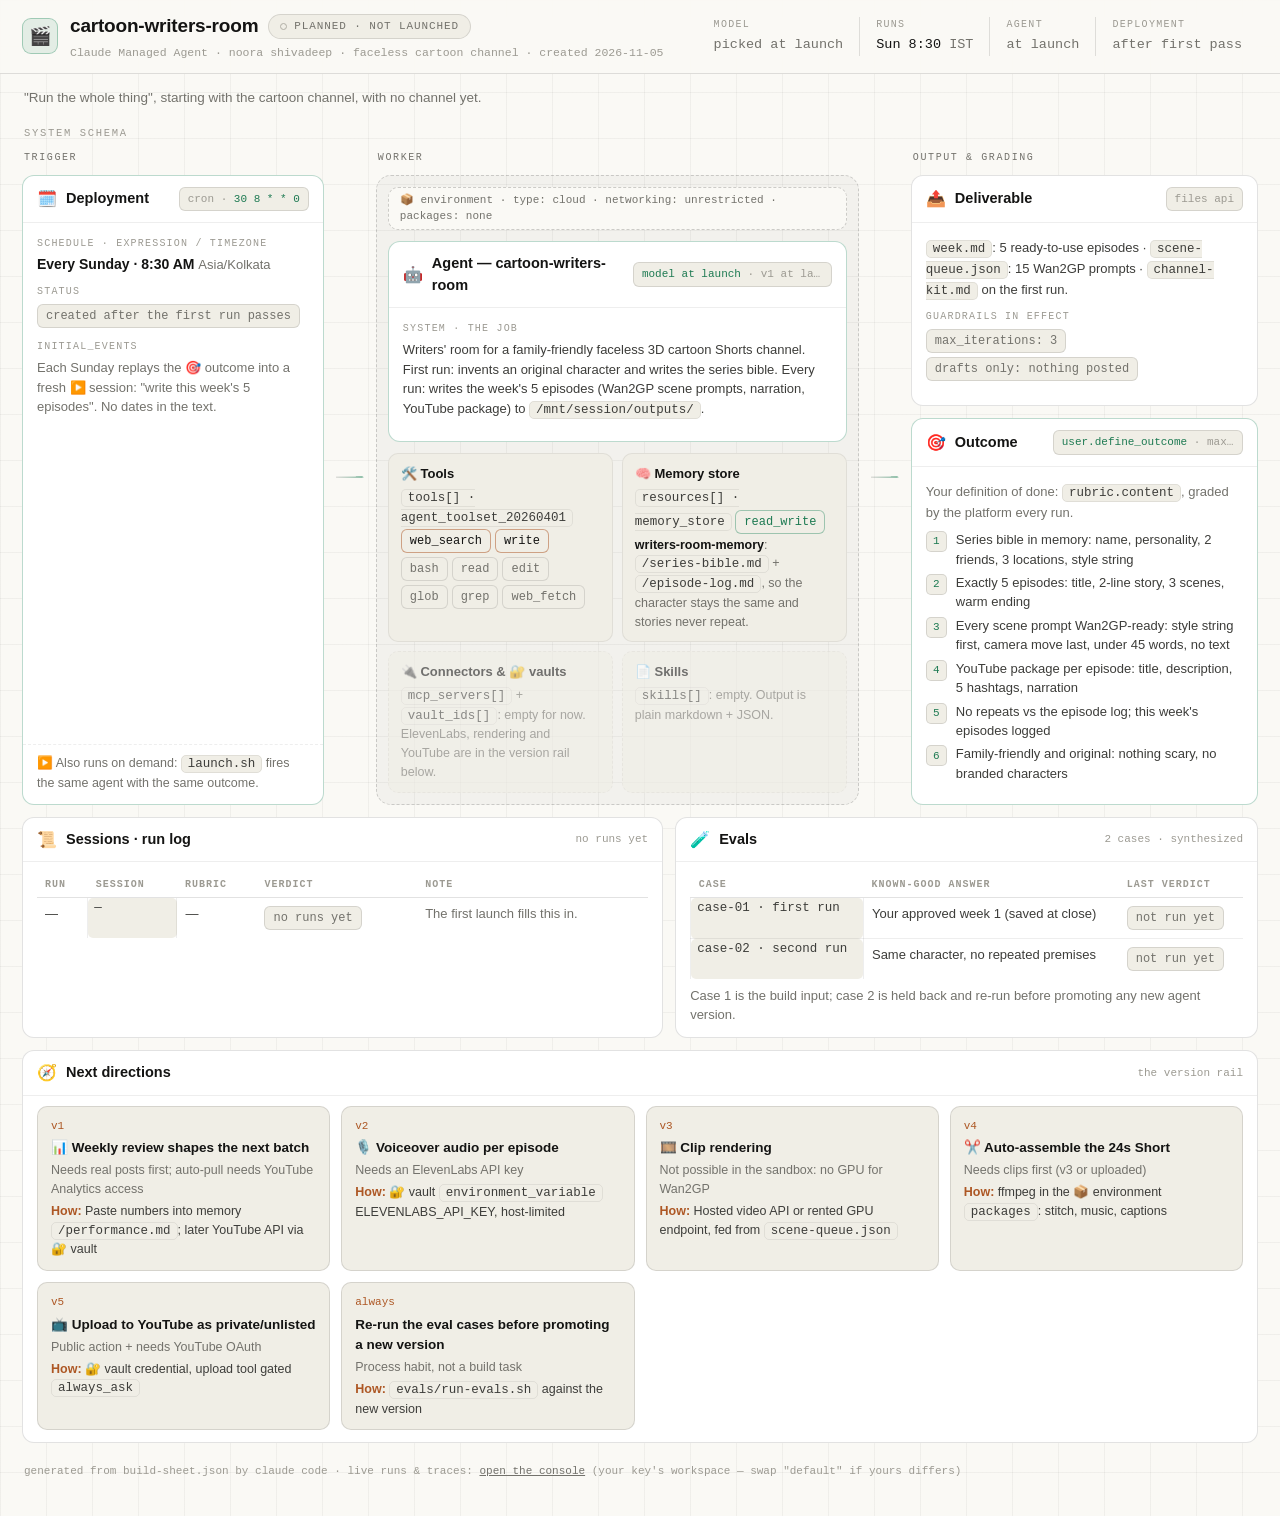
<file: cartoon-agent/agent-overview.html>
<!doctype html>
<html lang="en">
<head>
<meta charset="utf-8">
<meta name="viewport" content="width=device-width, initial-scale=1">
<title>cartoon-writers-room — agent schema</title>
<link rel="stylesheet" href="overview.css">
</head>
<body>
<div class="wrap">

  <div class="topbar">
    <div class="ident">
      <div class="sigil">🎬</div>
      <div>
        <div style="display:flex; align-items:center; gap:10px; flex-wrap:wrap;">
          <h1>cartoon-writers-room</h1>
          <span class="statepill planned"><span class="led planned"></span>PLANNED · NOT LAUNCHED</span>
        </div>
        <div class="byline">Claude Managed Agent · noora shivadeep · faceless cartoon channel · created 2026-11-05</div>
      </div>
    </div>
    <div class="stats">
      <div class="stat"><div class="stat-k">Model</div><div class="stat-v"><span class="dim">picked at launch</span></div></div>
      <div class="stat"><div class="stat-k">Runs</div><div class="stat-v">Sun 8:30 <span class="dim">IST</span></div></div>
      <div class="stat"><div class="stat-k">Agent</div><div class="stat-v"><span class="dim">at launch</span></div></div>
      <div class="stat"><div class="stat-k">Deployment</div><div class="stat-v"><span class="dim">after first pass</span></div></div>
    </div>
  </div>

  <p class="problem">"Run the whole thing", starting with the cartoon channel, with no channel yet.</p>

  <p class="lane-label">System schema</p>
  <div class="pipeline">

    <div class="col">
      <p class="col-title">Trigger</p>
      <div class="node key grow">
        <div class="node-head"><span class="node-icon">🗓️</span><h2>Deployment</h2><span class="node-meta">cron · <b>30 8 * * 0</b></span></div>
        <div class="node-body">
          <div class="field"><div class="field-k">schedule · expression / timezone</div><strong>Every Sunday · 8:30 AM</strong> <span class="sub small">Asia/Kolkata</span></div>
          <div class="field"><div class="field-k">Status</div><span class="tag">created after the first run passes</span></div>
          <div class="field"><div class="field-k">initial_events</div><p class="small sub">Each Sunday replays the 🎯 outcome into a fresh ▶️ session: "write this week's 5 episodes". No dates in the text.</p></div>
        </div>
        <div class="node-foot">▶️ Also runs on demand: <code>launch.sh</code> fires the same agent with the same outcome.</div>
      </div>
    </div>

    <div class="joint" aria-hidden="true"></div>

    <div class="col">
      <p class="col-title">Worker</p>
      <div class="env-frame">
        <span class="env-tab">📦 environment · type: cloud · networking: unrestricted · packages: none</span>

        <div class="node key">
          <div class="node-head"><span class="node-icon">🤖</span><h2>Agent — cartoon-writers-room</h2><span class="node-meta"><b>model at launch</b> · v1 at launch</span></div>
          <div class="node-body">
            <div class="field"><div class="field-k">system · the job</div>
              <p class="small">Writers' room for a family-friendly faceless 3D cartoon Shorts channel. First run: invents an original character and writes the series bible. Every run: writes the week's 5 episodes (Wan2GP scene prompts, narration, YouTube package) to <code>/mnt/session/outputs/</code>.</p></div>
          </div>
        </div>

        <div class="attach-grid">
          <div class="attach">
            <h3>🛠️ Tools</h3>
            <p><code>tools[] · agent_toolset_20260401</code><br><span class="tag on">web_search</span><span class="tag on">write</span><span class="tag">bash</span><span class="tag">read</span><span class="tag">edit</span><span class="tag">glob</span><span class="tag">grep</span><span class="tag">web_fetch</span></p>
          </div>
          <div class="attach">
            <h3>🧠 Memory store</h3>
            <p><code>resources[] · memory_store</code> <span class="tag good">read_write</span> <strong>writers-room-memory</strong>: <code>/series-bible.md</code> + <code>/episode-log.md</code>, so the character stays the same and stories never repeat.</p>
          </div>
          <div class="attach ghost">
            <h3>🔌 Connectors &amp; 🔐 vaults</h3>
            <p><code>mcp_servers[]</code> + <code>vault_ids[]</code>: empty for now. ElevenLabs, rendering and YouTube are in the version rail below.</p>
          </div>
          <div class="attach ghost">
            <h3>📄 Skills</h3>
            <p><code>skills[]</code>: empty. Output is plain markdown + JSON.</p>
          </div>
        </div>
      </div>
    </div>

    <div class="joint" aria-hidden="true"></div>

    <div class="col">
      <p class="col-title">Output &amp; grading</p>

      <div class="node">
        <div class="node-head"><span class="node-icon">📤</span><h2>Deliverable</h2><span class="node-meta">files api</span></div>
        <div class="node-body">
          <p class="small"><code>week.md</code>: 5 ready-to-use episodes · <code>scene-queue.json</code>: 15 Wan2GP prompts · <code>channel-kit.md</code> on the first run.</p>
          <div class="field"><div class="field-k">Guardrails in effect</div>
            <span class="tag">max_iterations: 3</span><span class="tag">drafts only: nothing posted</span></div>
        </div>
      </div>

      <div class="node key grow">
        <div class="node-head"><span class="node-icon">🎯</span><h2>Outcome</h2><span class="node-meta"><b>user.define_outcome</b> · max_iterations 3</span></div>
        <div class="node-body">
          <p class="small sub" style="margin-bottom:8px;">Your definition of done: <code>rubric.content</code>, graded by the platform every run.</p>
          <ol class="rubric small">
            <li>Series bible in memory: name, personality, 2 friends, 3 locations, style string</li>
            <li>Exactly 5 episodes: title, 2-line story, 3 scenes, warm ending</li>
            <li>Every scene prompt Wan2GP-ready: style string first, camera move last, under 45 words, no text</li>
            <li>YouTube package per episode: title, description, 5 hashtags, narration</li>
            <li>No repeats vs the episode log; this week's episodes logged</li>
            <li>Family-friendly and original: nothing scary, no branded characters</li>
          </ol>
        </div>
      </div>
    </div>
  </div>

  <div class="lane-grid">
    <div class="lane">
      <div class="lane-head"><span class="node-icon">📜</span><h2>Sessions · run log</h2><span class="lane-meta">no runs yet</span></div>
      <div class="lane-body">
        <div class="overflow">
        <table>
          <thead><tr><th>Run</th><th>Session</th><th>Rubric</th><th>Verdict</th><th>Note</th></tr></thead>
          <tbody>
            <tr><td>—</td><td class="mono">—</td><td>—</td><td><span class="tag">no runs yet</span></td><td class="sub">The first launch fills this in.</td></tr>
          </tbody>
        </table>
        </div>
      </div>
    </div>
    <div class="lane">
      <div class="lane-head"><span class="node-icon">🧪</span><h2>Evals</h2><span class="lane-meta">2 cases · synthesized</span></div>
      <div class="lane-body">
        <div class="overflow">
        <table>
          <thead><tr><th>Case</th><th>Known-good answer</th><th>Last verdict</th></tr></thead>
          <tbody>
            <tr><td class="mono">case-01 · first run</td><td>Your approved week 1 (saved at close)</td><td><span class="tag">not run yet</span></td></tr>
            <tr><td class="mono">case-02 · second run</td><td>Same character, no repeated premises</td><td><span class="tag">not run yet</span></td></tr>
          </tbody>
        </table>
        </div>
        <p class="small sub" style="margin:.5em 0 0;">Case 1 is the build input; case 2 is held back and re-run before promoting any new agent version.</p>
      </div>
    </div>
  </div>

  <div class="lane full">
    <div class="lane-head"><span class="node-icon">🧭</span><h2>Next directions</h2><span class="lane-meta">the version rail</span></div>
    <div class="lane-body">
      <div class="rail">
        <div class="ver">
          <div class="ver-tag">v1</div>
          <div class="ver-what">📊 Weekly review shapes the next batch</div>
          <div class="ver-why">Needs real posts first; auto-pull needs YouTube Analytics access</div>
          <div class="ver-how">Paste numbers into memory <span class="mono">/performance.md</span>; later YouTube API via 🔐 vault</div>
        </div>
        <div class="ver">
          <div class="ver-tag">v2</div>
          <div class="ver-what">🎙️ Voiceover audio per episode</div>
          <div class="ver-why">Needs an ElevenLabs API key</div>
          <div class="ver-how">🔐 vault <span class="mono">environment_variable</span> ELEVENLABS_API_KEY, host-limited</div>
        </div>
        <div class="ver">
          <div class="ver-tag">v3</div>
          <div class="ver-what">🎞️ Clip rendering</div>
          <div class="ver-why">Not possible in the sandbox: no GPU for Wan2GP</div>
          <div class="ver-how">Hosted video API or rented GPU endpoint, fed from <span class="mono">scene-queue.json</span></div>
        </div>
        <div class="ver">
          <div class="ver-tag">v4</div>
          <div class="ver-what">✂️ Auto-assemble the 24s Short</div>
          <div class="ver-why">Needs clips first (v3 or uploaded)</div>
          <div class="ver-how">ffmpeg in the 📦 environment <span class="mono">packages</span>: stitch, music, captions</div>
        </div>
        <div class="ver">
          <div class="ver-tag">v5</div>
          <div class="ver-what">📺 Upload to YouTube as private/unlisted</div>
          <div class="ver-why">Public action + needs YouTube OAuth</div>
          <div class="ver-how">🔐 vault credential, upload tool gated <span class="mono">always_ask</span></div>
        </div>
        <div class="ver">
          <div class="ver-tag">always</div>
          <div class="ver-what">Re-run the eval cases before promoting a new version</div>
          <div class="ver-why">Process habit, not a build task</div>
          <div class="ver-how"><span class="mono">evals/run-evals.sh</span> against the new version</div>
        </div>
      </div>
    </div>
  </div>

  <footer>generated from build-sheet.json by claude code · live runs &amp; traces: <a href="https://platform.claude.com/workspaces/default/agents">open the console</a> (your key's workspace — swap "default" if yours differs)</footer>
</div>
</body>
</html>
</file>
<file: cartoon-agent/overview.css>
/* Copyright 2026 Anthropic PBC */
/* SPDX-License-Identifier: Apache-2.0 */

/* Stylesheet for agent-overview.html. Copied once into my-agent/ alongside the
   generated page; the HTML links it relatively (<link href="overview.css">).
   Edit the HTML's content slots between regenerations — this file stays put. */

:root {
  /* warm paper palette (light) */
  --bg:#faf9f5; --panel:#ffffff; --inset:#f0eee6; --ink:#141413; --body:#3d3d3a; --sub:#73726c; --mut:#9c9a92;
  --hairline:rgba(20,20,19,.12); --hairline-soft:rgba(20,20,19,.07);
  --live:#22865c; --live-bright:#1d7a52; --clay:#ad5724; --amber:#9a7d24; --ghost:#b0aea5;
  --mono:ui-monospace,SFMono-Regular,Menlo,Consolas,monospace;
}
* { box-sizing:border-box; }
body { margin:0; font-family:-apple-system,BlinkMacSystemFont,"Segoe UI",Roboto,Helvetica,Arial,sans-serif;
       background:var(--bg); color:var(--body); font-size:14px; line-height:1.5;
       background-image:linear-gradient(rgba(20,20,19,.045) 1px,transparent 1px),
                        linear-gradient(90deg,rgba(20,20,19,.045) 1px,transparent 1px);
       background-size:46px 46px; }
.wrap { max-width:1320px; margin:0 auto; padding:0 22px 44px; }
@keyframes ledPulse { 0%,100%{opacity:1; box-shadow:0 0 0 0 rgba(34,134,92,.45);} 50%{opacity:.55; box-shadow:0 0 0 5px rgba(34,134,92,0);} }

/* ── top bar ─────────────────────────────────────────── */
.topbar { position:sticky; top:0; z-index:30; display:flex; align-items:center; justify-content:space-between; gap:18px;
          background:rgba(250,249,245,.92); backdrop-filter:blur(16px); border-bottom:1px solid var(--hairline);
          padding:12px 22px; margin:0 -22px; }
.ident { display:flex; align-items:center; gap:12px; min-width:0; }
.sigil { width:36px; height:36px; flex:none; display:flex; align-items:center; justify-content:center; border-radius:9px;
         background:rgba(34,134,92,.10); border:1px solid rgba(34,134,92,.35); font-size:18px; }
h1 { margin:0; font-size:19px; font-weight:600; color:var(--ink); letter-spacing:-.01em; }
.statepill { display:inline-flex; align-items:center; gap:7px; padding:3px 11px; border-radius:999px; font-family:var(--mono);
             font-size:11px; letter-spacing:.08em; }
.statepill.live { background:rgba(34,134,92,.10); border:1px solid rgba(34,134,92,.35); color:var(--live-bright); }
.statepill.planned { background:var(--inset); border:1px solid var(--hairline); color:var(--sub); }
.led { width:7px; height:7px; border-radius:50%; }
.led.live { background:var(--live); animation:ledPulse 2s ease-in-out infinite; }
.led.planned { background:transparent; border:1.5px solid var(--ghost); }
.byline { font-family:var(--mono); font-size:11.5px; color:var(--mut); margin-top:3px; }
.stats { display:flex; align-items:stretch; flex:none; }
.stat { padding:0 16px; border-left:1px solid var(--hairline); }
.stat:first-child { border-left:none; }
.stat-k { font-family:var(--mono); font-size:10px; letter-spacing:.13em; text-transform:uppercase; color:var(--mut); }
.stat-v { font-family:var(--mono); font-size:13.5px; color:var(--ink); margin-top:3px; white-space:nowrap; }
.stat-v .dim { color:var(--sub); }

.problem { margin:14px 2px 0; color:var(--sub); font-size:13.5px; max-width:95ch; }

/* ── schema pipeline ─────────────────────────────────── */
.lane-label { margin:18px 2px 8px; font-family:var(--mono); font-size:10.5px; letter-spacing:.16em; text-transform:uppercase; color:var(--mut); }
.pipeline { display:grid; grid-template-columns:minmax(240px,1fr) 28px minmax(360px,1.6fr) 28px minmax(280px,1.15fr); gap:12px; align-items:stretch; }
.col { display:flex; flex-direction:column; gap:12px; min-width:0; }
.col > .grow { flex:1; display:flex; flex-direction:column; }
.col > .grow .node-body { flex:1; }
.col-title { font-family:var(--mono); font-size:10px; letter-spacing:.16em; text-transform:uppercase; color:var(--sub); margin:0 0 -2px 2px; }
.joint { display:flex; align-items:center; justify-content:center; }
.joint::before { content:""; width:100%; height:1.5px; background:linear-gradient(90deg,var(--hairline),rgba(34,134,92,.5));
                 clip-path:polygon(0 0,calc(100% - 8px) 0,calc(100% - 8px) -5px,100% 50%,calc(100% - 8px) 250%,calc(100% - 8px) 100%,0 100%); }

.node { background:var(--panel); border:1px solid var(--hairline); border-radius:12px; overflow:hidden; display:flex; flex-direction:column; }
.node.key { border-color:rgba(34,134,92,.30); }
.node.ghost { border-style:dashed; background:transparent; opacity:.62; }
.node-head { display:flex; align-items:center; gap:9px; padding:11px 14px; border-bottom:1px solid var(--hairline-soft); }
.node-icon { font-size:16px; line-height:1; }
.node-head h2 { margin:0; font-size:14.5px; font-weight:600; color:var(--ink); }
.node-meta { margin-left:auto; font-family:var(--mono); font-size:11px; color:var(--mut); background:var(--inset);
             border:1px solid var(--hairline); border-radius:6px; padding:3px 8px; white-space:nowrap;
             max-width:60%; overflow:hidden; text-overflow:ellipsis; }
.node-meta b { color:var(--live-bright); font-weight:500; }
.node-body { padding:11px 14px 13px; }
.node-body p { margin:.3em 0; }
.node-foot { margin-top:auto; padding:9px 14px 11px; border-top:1px dashed var(--hairline-soft); color:var(--sub); font-size:12.5px; }
.field { margin:9px 0; }
.field:first-child { margin-top:2px; }
.field-k { font-family:var(--mono); font-size:10px; letter-spacing:.12em; text-transform:uppercase; color:var(--mut); margin-bottom:3px; }
.sub { color:var(--sub); } .small { font-size:13px; }
strong { color:var(--ink); font-weight:600; }
code, .mono { font-family:var(--mono); font-size:12.5px; background:var(--inset); border:1px solid var(--hairline-soft);
              padding:1px 6px; border-radius:5px; color:var(--body); }
.tag { display:inline-block; padding:2px 8px; border-radius:6px; font-size:12px; margin:2px 4px 2px 0;
       background:var(--inset); border:1px solid var(--hairline); color:var(--sub); font-family:var(--mono); }
.tag.on { color:var(--ink); border-color:rgba(173,87,36,.5); }
.tag.good { color:var(--live-bright); border-color:rgba(34,134,92,.40); }
.tag.warn { color:var(--amber); border-color:rgba(154,125,36,.45); }

/* environment frame around the worker */
.env-frame { border:1px dashed rgba(20,20,19,.18); border-radius:15px; padding:11px;
             display:flex; flex-direction:column; gap:11px; background:rgba(20,20,19,.03); height:100%; }
.env-tab { align-self:flex-start; max-width:100%; background:var(--bg);
           border:1px dashed rgba(20,20,19,.2); border-radius:10px; padding:4px 11px; line-height:1.5;
           font-family:var(--mono); font-size:11px; color:var(--sub); overflow-wrap:anywhere; }
.attach-grid { display:grid; grid-template-columns:1fr 1fr; gap:9px; }
.attach { background:var(--inset); border:1px solid var(--hairline-soft); border-radius:10px; padding:10px 12px; }
.attach.ghost { border-style:dashed; opacity:.58; }
.attach h3 { margin:0 0 4px; font-size:13px; color:var(--ink); display:flex; gap:7px; align-items:center; }
.attach p { margin:0; font-size:12.5px; color:var(--sub); }

/* lists */
ul,ol { margin:.3em 0 .3em 1.15em; padding:0; } li { margin:.3em 0; font-size:13px; }
ol.rubric { list-style:none; margin-left:0; counter-reset:rb; }
ol.rubric li { display:flex; gap:9px; counter-increment:rb; align-items:flex-start; }
ol.rubric li::before { content:counter(rb); flex:none; width:19px; height:19px; border-radius:5px; background:var(--inset);
                       border:1px solid var(--hairline); display:flex; align-items:center; justify-content:center;
                       font-family:var(--mono); font-size:11px; color:var(--live-bright); margin-top:1px; }

/* lower lanes */
.lane-grid { display:grid; grid-template-columns:1.1fr 1fr; gap:12px; margin-top:12px; }
.lane { background:var(--panel); border:1px solid var(--hairline); border-radius:12px; overflow:hidden; display:flex; flex-direction:column; }
.lane.full { margin-top:12px; }
.lane-head { display:flex; align-items:center; gap:9px; padding:11px 14px; border-bottom:1px solid var(--hairline-soft); }
.lane-head h2 { margin:0; font-size:14.5px; font-weight:600; color:var(--ink); }
.lane-meta { margin-left:auto; font-family:var(--mono); font-size:11px; color:var(--mut); }
.lane-body { padding:10px 14px 12px; }
.overflow { overflow-x:auto; }
table { width:100%; border-collapse:collapse; font-size:13px; }
th { text-align:left; font-family:var(--mono); font-size:10px; text-transform:uppercase; letter-spacing:.1em; color:var(--mut);
     border-bottom:1px solid var(--hairline); padding:5px 8px; }
td { padding:6px 8px; border-bottom:1px solid var(--hairline-soft); vertical-align:top; }
tr:last-child td { border-bottom:none; }

/* version rail */
.rail { display:grid; grid-template-columns:repeat(auto-fit,minmax(240px,1fr)); gap:11px; }
.ver { background:var(--inset); border:1px solid var(--hairline); border-radius:10px; padding:11px 13px; position:relative; }
.ver-tag { font-family:var(--mono); font-size:11px; color:var(--clay); margin-bottom:4px; }
.ver-what { font-weight:600; font-size:13.5px; color:var(--ink); }
.ver-why { color:var(--sub); font-size:12.5px; margin:3px 0; }
.ver-how { font-size:12.5px; } .ver-how::before { content:"How: "; color:var(--clay); font-weight:600; }

a.console { color:var(--live-bright); text-decoration:none; border-bottom:1px dotted rgba(34,134,92,.5); }
a.console:hover { border-bottom-style:solid; }
footer { padding:20px 2px 0; color:var(--mut); font-family:var(--mono); font-size:11px; }
footer a { color:var(--sub); }

@media (max-width: 1020px) {
  .pipeline { grid-template-columns:1fr; }
  .joint { height:26px; }
  .joint::before { width:1.5px; height:100%; background:linear-gradient(180deg,var(--hairline),rgba(34,134,92,.5));
                   clip-path:polygon(0 0,100% 0,100% calc(100% - 8px),250% calc(100% - 8px),50% 100%,-150% calc(100% - 8px),0 calc(100% - 8px)); }
  .lane-grid { grid-template-columns:1fr; }
  .stats { display:none; }
}
</file>
